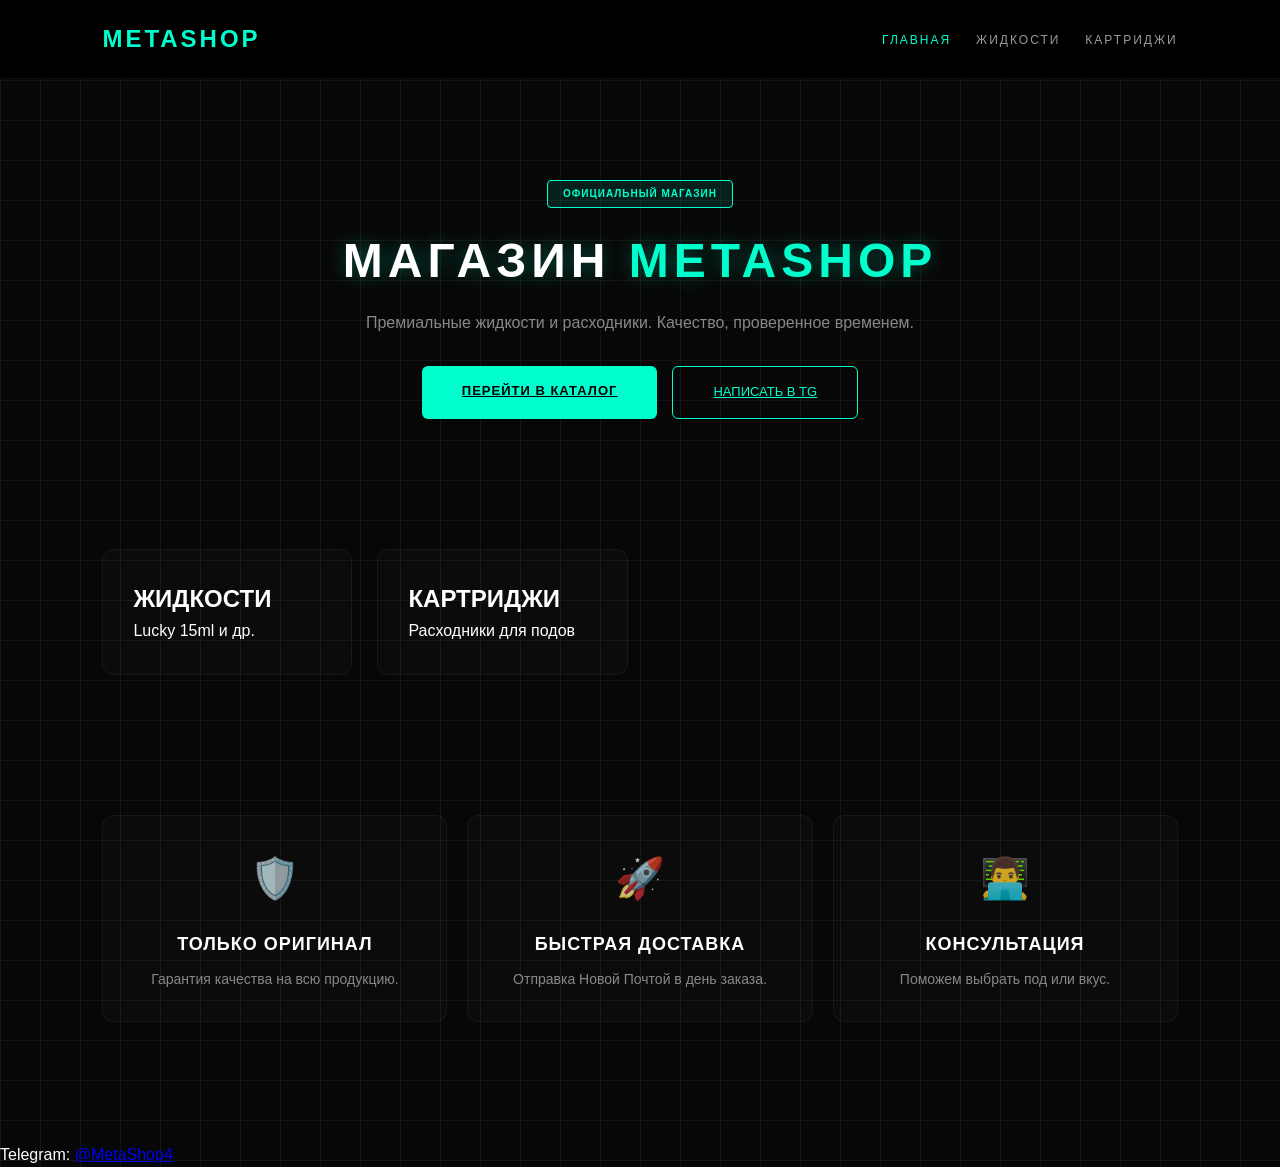
<file: index.html>
<!DOCTYPE html>
<html lang="ru">
<head>
    <meta charset="UTF-8">
    <meta name="viewport" content="width=device-width, initial-scale=1.0">
    <title>METASHOP | Главная</title>
    <link rel="stylesheet" href="style.css">
</head>
<body>
    <header>
        <nav class="navbar">
            <a href="index.html" class="logo">METASHOP</a>
            <ul class="nav-links">
                <li><a href="index.html" class="active">Главная</a></li>
                <li><a href="liquids.html">Жидкости</a></li>
                <li><a href="cartridges.html">Картриджи</a></li>
            </ul>
        </nav>
    </header>

    <main>
        <section class="category-header hero-section">
            <div class="badge">ОФИЦИАЛЬНЫЙ МАГАЗИН</div>
            <h1>МАГАЗИН <span class="accent">METASHOP</span></h1>
            <p>Премиальные жидкости и расходники. Качество, проверенное временем.</p>
            <div class="hero-actions">
                <a href="liquids.html" class="buy-now-btn">ПЕРЕЙТИ В КАТАЛОГ</a>
                <a href="https://t.me/MetaShop4" target="_blank" class="cart-btn">НАПИСАТЬ В TG</a>
            </div>
        </section>

        <section class="main-categories">
            <a href="liquids.html" class="category-card">
                <h2>ЖИДКОСТИ</h2>
                <p>Lucky 15ml и др.</p>
            </a>
            <a href="cartridges.html" class="category-card">
                <h2>КАРТРИДЖИ</h2>
                <p>Расходники для подов</p>
            </a>
        </section>

        <section class="features-section">
            <div class="feature-card">
                <div class="icon">🛡️</div>
                <h3>ТОЛЬКО ОРИГИНАЛ</h3>
                <p>Гарантия качества на всю продукцию.</p>
            </div>
            <div class="feature-card">
                <div class="icon">🚀</div>
                <h3>БЫСТРАЯ ДОСТАВКА</h3>
                <p>Отправка Новой Почтой в день заказа.</p>
            </div>
            <div class="feature-card">
                <div class="icon">👨‍💻</div>
                <h3>КОНСУЛЬТАЦИЯ</h3>
                <p>Поможем выбрать под или вкус.</p>
            </div>
        </section>

    </main>

    <footer class="shop-footer">
        <div class="footer-line"></div>
        <p>Telegram: <a href="https://t.me/MetaShop4">@MetaShop4</a></p>
    </footer>

    <script src="script.js"></script>
</body>
</html>
</file>
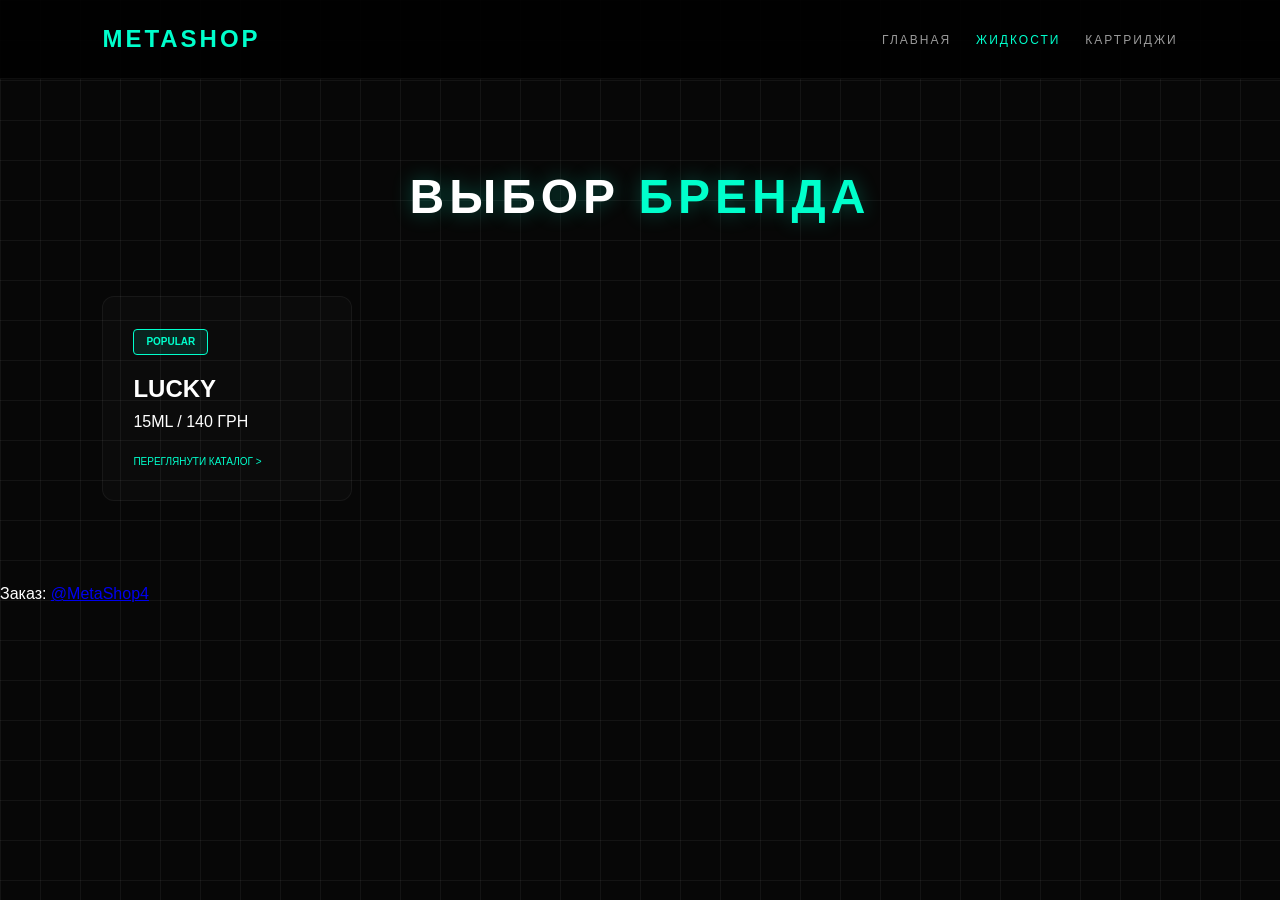
<file: liquids.html>
<!DOCTYPE html>
<html lang="ru">
<head>
    <meta charset="UTF-8">
    <meta name="viewport" content="width=device-width, initial-scale=1.0">
    <title>METASHOP | Бренды</title>
    <link rel="stylesheet" href="style.css">
</head>
<body>
    <header>
        <nav class="navbar">
            <a href="index.html" class="logo">METASHOP</a>
            <ul class="nav-links">
                <li><a href="index.html">Главная</a></li>
                <li><a href="liquids.html" class="active">Жидкости</a></li>
                <li><a href="cartridges.html">Картриджи</a></li>
            </ul>
        </nav>
    </header>

    <main>
        <section class="category-header">
            <h1>Выбор <span class="accent">Бренда</span></h1>
        </section>

        <div id="brand-grid" class="main-categories">
            </div>
    </main>

    <footer class="shop-footer">
        <div class="footer-line"></div>
        <p>Заказ: <a href="https://t.me/MetaShop4">@MetaShop4</a></p>
    </footer>

    <script src="script.js"></script>
</body>
</html>
<div id="cart-modal" class="cart-modal">
    <div class="cart-content">
        <span class="close-cart" onclick="toggleCart()">✕</span>
        <h3 style="text-align:center">Корзина</h3>
        <div id="cart-items"></div>
        <button class="checkout-btn" onclick="checkout()">Заказать в Telegram</button>
    </div>
</div>
</file>
<file: style.css>
/* METASHOP - BIO-STYLE UI */
:root {
    --bg-dark: #070707;
    --accent: #00ffcc; /* Тот самый мятно-синий неон */
    --accent-glow: rgba(0, 255, 204, 0.3);
    --card-bg: rgba(255, 255, 255, 0.02);
    --card-border: rgba(255, 255, 255, 0.05);
    --text-main: #ffffff;
    --text-dim: #888888;
}

* { box-sizing: border-box; margin: 0; padding: 0; }

body {
    background-color: var(--bg-dark);
    color: var(--text-main);
    font-family: 'Orbitron', 'Segoe UI', sans-serif; /* Если Orbitron не подтянется, будет обычный */
    line-height: 1.6;
    /* Фон-сетка как на скрине */
    background-image: 
        linear-gradient(var(--card-border) 1px, transparent 1px),
        linear-gradient(90deg, var(--card-border) 1px, transparent 1px);
    background-size: 40px 40px;
}

/* Навигация (Header) */
.navbar {
    display: flex; justify-content: space-between; align-items: center;
    padding: 20px 8%; background: rgba(0, 0, 0, 0.9);
    border-bottom: 1px solid var(--card-border);
    position: sticky; top: 0; z-index: 1000;
}

.logo { color: var(--accent); font-weight: 900; text-decoration: none; font-size: 24px; text-transform: uppercase; letter-spacing: 3px; }

.nav-links { display: flex; gap: 25px; list-style: none; }
.nav-links a { 
    color: #fff; text-decoration: none; font-size: 12px; 
    text-transform: uppercase; letter-spacing: 2px; opacity: 0.6; transition: 0.3s; 
}
.nav-links a.active, .nav-links a:hover { opacity: 1; color: var(--accent); }

/* Главный заголовок (Hero section) */
.category-header { text-align: center; padding: 80px 20px 40px; }
.category-header h1 { 
    font-size: 48px; text-transform: uppercase; letter-spacing: 5px; 
    color: var(--text-main); text-shadow: 0 0 20px var(--accent-glow);
}
.accent { color: var(--accent); }

/* Сетка карточек */
.main-categories, .product-grid {
    display: grid; grid-template-columns: repeat(auto-fill, minmax(240px, 1fr));
    gap: 25px; padding: 20px 8% 80px; max-width: 1400px; margin: 0 auto;
}

/* Сама карточка (как в Bio-AZS) */
.category-card, .product-card {
    background: var(--card-bg);
    border: 1px solid var(--card-border);
    border-radius: 12px;
    padding: 30px;
    text-align: left;
    transition: 0.4s ease;
    text-decoration: none;
    color: #fff;
    position: relative;
    overflow: hidden;
}

.category-card:hover, .product-card:hover {
    border-color: var(--accent);
    box-shadow: 0 0 25px var(--accent-glow);
    background: rgba(0, 255, 204, 0.03);
}

.product-card img { width: 100%; height: 200px; object-fit: contain; margin-bottom: 20px; }
.product-card h3 { font-size: 18px; text-transform: uppercase; margin-bottom: 10px; letter-spacing: 1px; }

/* Бейджи и статусы */
.volume-badge { 
    background: rgba(0, 255, 204, 0.1); color: var(--accent); 
    padding: 4px 12px; border-radius: 4px; font-size: 10px; 
    font-weight: bold; border: 1px solid var(--accent); display: inline-block; margin-bottom: 15px;
}

.status-text { font-size: 10px; text-transform: uppercase; letter-spacing: 1px; margin-bottom: 20px; }
.in-stock-text { color: var(--accent); }
.out-of-stock-text { color: #ff4444; opacity: 0.5; }

/* Кнопки ЗАМОВИТИ / КУПИТЬ */
.card-buttons { display: flex; gap: 10px; }

.buy-now-btn {
    flex: 1; background: var(--accent); color: #000;
    border: none; padding: 12px; border-radius: 6px;
    font-weight: 900; text-transform: uppercase; font-size: 11px;
    cursor: pointer; transition: 0.3s; letter-spacing: 1px;
}

.buy-now-btn:hover { background: #fff; transform: scale(1.03); }

.cart-btn {
    background: transparent; color: var(--accent);
    border: 1px solid var(--accent); padding: 10px; border-radius: 6px;
    cursor: pointer; transition: 0.3s;
}
.cart-btn:hover { background: rgba(0, 255, 204, 0.1); }

/* Корзина (Modal) */
.cart-modal {
    display: none; position: fixed; top: 0; left: 0; width: 100%; height: 100%;
    background: rgba(0,0,0,0.95); z-index: 2000; justify-content: center; align-items: center;
}
.cart-content {
    background: #000; border: 1px solid var(--accent); padding: 40px;
    border-radius: 15px; width: 90%; max-width: 450px; box-shadow: 0 0 50px var(--accent-glow);
}

/* Мобильная адаптация */
@media (max-width: 768px) {
    .product-grid { grid-template-columns: 1fr; }
    .category-header h1 { font-size: 28px; }
}
/* --- ДОПОЛНЕНИЯ ДЛЯ ГЛАВНОЙ --- */

.hero-section {
    padding: 100px 20px 60px; /* Увеличили отступы */
}

.hero-section p {
    max-width: 600px; margin: 10px auto 30px; color: var(--text-dim); font-size: 16px;
}

.badge {
    display: inline-block; background: rgba(0, 255, 204, 0.1); 
    color: var(--accent); padding: 5px 15px; border-radius: 4px; 
    font-size: 10px; font-weight: bold; border: 1px solid var(--accent);
    margin-bottom: 15px; text-transform: uppercase; letter-spacing: 1px;
}

.hero-actions {
    display: flex; gap: 15px; justify-content: center; margin-bottom: 50px;
}
.hero-actions .buy-now-btn, .hero-actions .cart-btn {
    flex: none; padding: 15px 40px; font-size: 13px;
}

/* Блок преимуществ (Features) */
.features-section {
    display: grid; grid-template-columns: repeat(auto-fit, minmax(280px, 1fr));
    gap: 20px; padding: 60px 8%; max-width: 1400px; margin: 0 auto 60px;
}

.feature-card {
    background: var(--card-bg); border: 1px solid var(--card-border);
    border-radius: 12px; padding: 30px; text-align: center;
    transition: 0.3s;
}
.feature-card:hover { border-color: var(--accent); box-shadow: 0 0 20px var(--accent-glow); }

.feature-card .icon { font-size: 40px; margin-bottom: 20px; opacity: 0.8; }
.feature-card h3 { font-size: 18px; text-transform: uppercase; letter-spacing: 1px; margin-bottom: 10px; }
.feature-card p { color: var(--text-dim); font-size: 14px; }

@media (max-width: 768px) {
    .hero-actions { flex-direction: column; gap: 10px; align-items: center; }
    .hero-actions a { width: 100%; max-width: 300px; text-align: center; }
    .features-section { padding: 40px 5%; }
}
/* --- СТИЛЬНОЕ НЕОНОВОЕ УВЕДОМЛЕНИЕ --- */

.notification {
    position: fixed;
    bottom: 30px; /* Отступ от низа */
    left: 50%;
    transform: translateX(-50%) translateY(100px); /* Изначально спрятано внизу */
    
    background: rgba(0, 0, 0, 0.8); /* Полупрозрачный черный фон */
    color: var(--accent); /* Мятный текст */
    border: 1px solid var(--accent); /* Мятная обводка */
    
    padding: 15px 30px;
    border-radius: 50px; /* Круглые края */
    font-size: 14px;
    font-weight: bold;
    text-transform: uppercase;
    letter-spacing: 1px;
    
    z-index: 3000; /* Выше всего */
    box-shadow: 0 0 20px var(--accent-glow); /* Свечение */
    
    backdrop-filter: blur(5px); /* Размытие фона сквозь */
    
    transition: 0.5s cubic-bezier(0.175, 0.885, 0.32, 1.275); /* Плавная анимация «выпрыгивания» */
    opacity: 0;
    
    white-space: nowrap; /* Чтобы текст не переносился */
}

/* Класс, который JS добавляет для показа */
.notification.show {
    transform: translateX(-50%) translateY(0);
    opacity: 1;
}
/* --- ПРОДВИНУТАЯ МОБИЛЬНАЯ АДАПТАЦИЯ --- */

@media (max-width: 768px) {
    /* 1. Навигация: уменьшаем отступы и лого */
    .navbar { padding: 10px 5%; }
    .logo { font-size: 18px; letter-spacing: 1px; }
    .nav-links { gap: 10px; }
    .nav-links a { font-size: 10px; }

    /* 2. Заголовки: чтобы не занимали весь экран */
    .hero-section { padding: 60px 15px 30px; }
    .category-header h1 { font-size: 26px; letter-spacing: 2px; }
    .category-header p { font-size: 13px; }

    /* 3. Кнопки в Hero: в одну колонку на узких экранах */
    .hero-actions { flex-direction: column; width: 100%; align-items: center; }
    .hero-actions a { width: 90%; text-align: center; padding: 12px; }

    /* 4. СЕТКА ТОВАРОВ: Делаем 2 колонки (очень важно для мобилок) */
    .product-grid {
        grid-template-columns: repeat(2, 1fr); 
        gap: 10px; 
        padding: 10px;
    }

    /* 5. Карточки товаров: компактнее */
    .product-card { padding: 12px; border-radius: 10px; }
    .product-card img { height: 120px; margin-bottom: 10px; }
    .product-card h3 { font-size: 13px; min-height: 32px; } /* Ограничиваем высоту заголовка */

    /* 6. Кнопки в карточке: иконку корзины и текст "КУПИТЬ" ставим в ряд */
    .card-buttons { gap: 5px; }
    .buy-now-btn { font-size: 9px; padding: 10px 5px; }
    .cart-btn { padding: 8px; font-size: 14px; }

    /* 7. Уведомление: делаем чуть меньше */
    .notification {
        width: 80%;
        font-size: 11px;
        padding: 12px 15px;
        bottom: 20px;
    }

    /* 8. Сетка категорий (Жидкости / Картриджи) */
    .main-categories { grid-template-columns: 1fr; gap: 15px; }
    .category-card { padding: 30px 15px; }
}

/* Совсем для маленьких телефонов (iPhone SE и т.д.) */
@media (max-width: 380px) {
    .product-grid { grid-template-columns: 1fr; } /* Тут лучше в одну, чтобы не было слишком узко */
}
</file>
